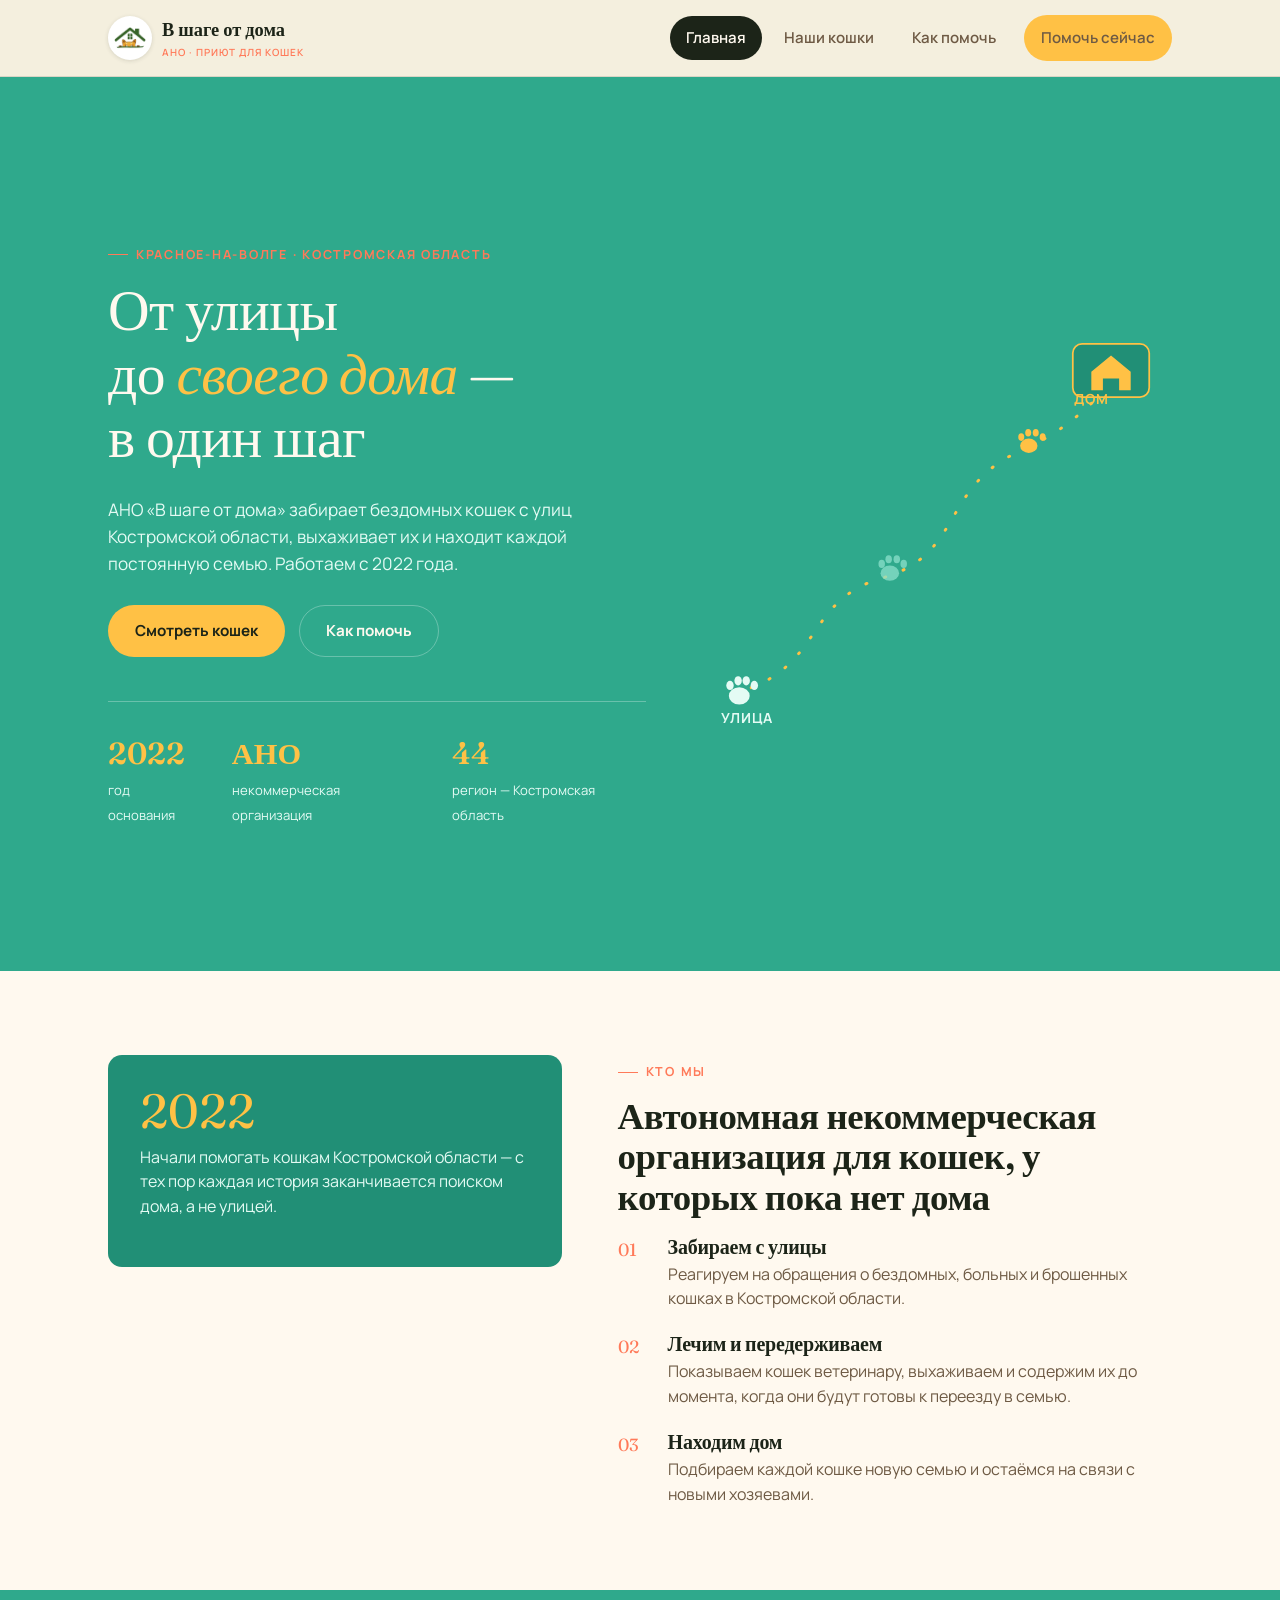
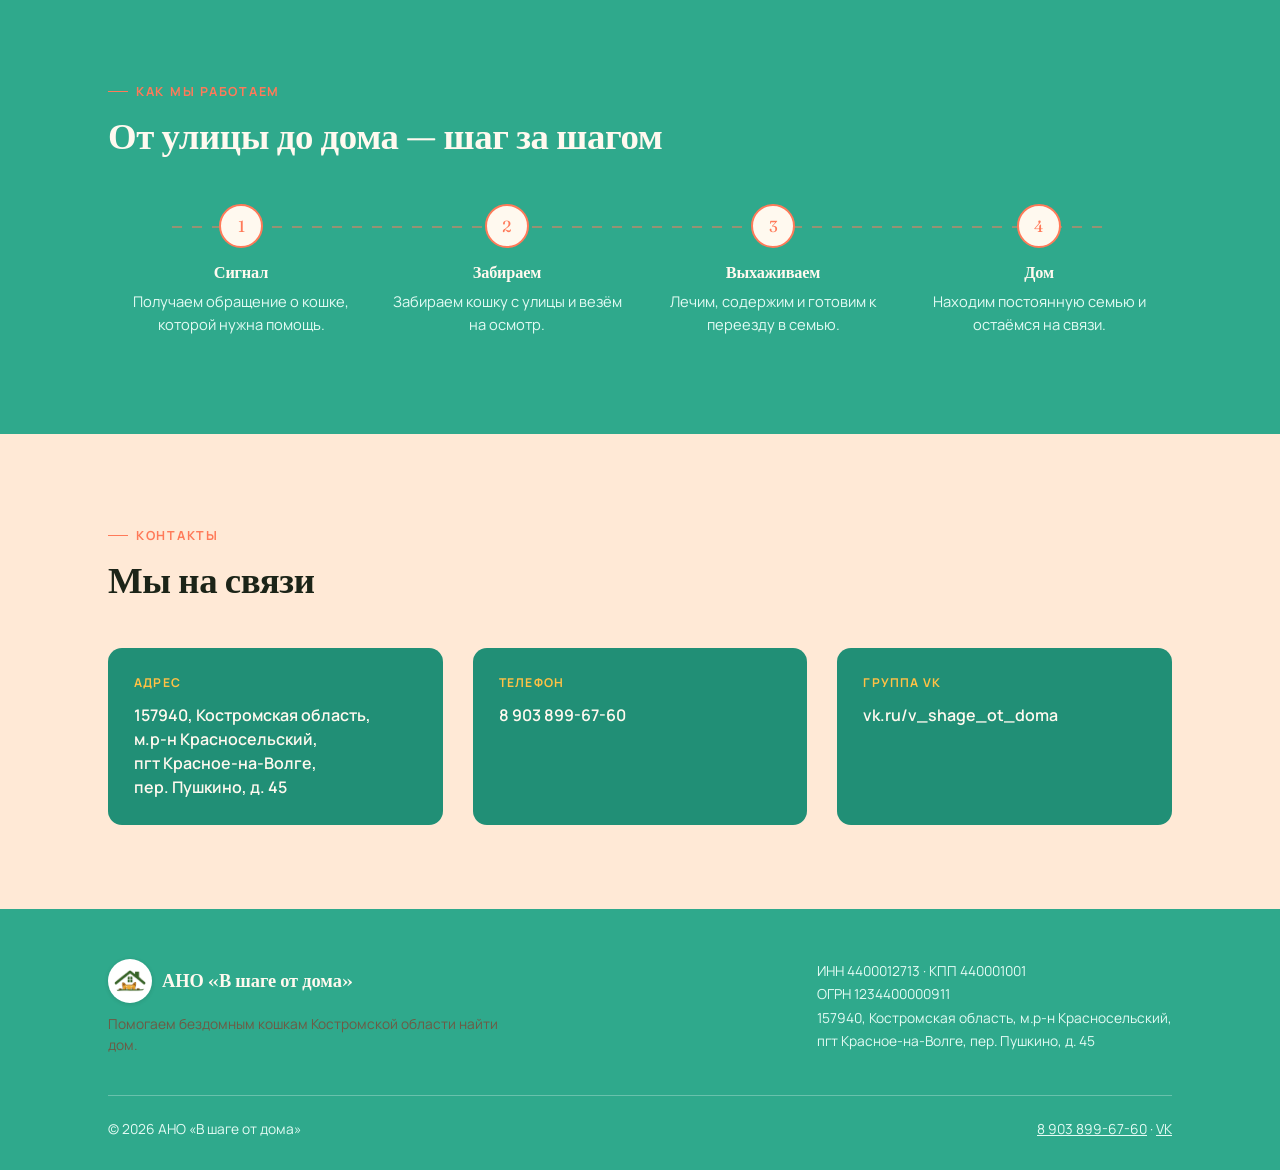
<file: index.html>
<!DOCTYPE html>
<html lang="ru">
<head>
<meta charset="UTF-8">
<meta name="viewport" content="width=device-width, initial-scale=1.0">
<title>В шаге от дома — приют для кошек, Костромская область</title>
<meta name="description" content="АНО «В шаге от дома» помогает бездомным кошкам в Костромской области: подбираем, лечим и находим новую семью. Работаем с 2022 года.">
<link rel="preconnect" href="https://fonts.googleapis.com">
<link href="https://fonts.googleapis.com/css2?family=Fraunces:ital,wght@0,500;0,600;1,500&family=Manrope:wght@500;600;700;800&display=swap" rel="stylesheet">
<link rel="icon" href="images/logo-icon.png" type="image/png">
<link rel="stylesheet" href="styles.css">
</head>
<body>

<header class="site-header">
  <div class="wrap">
    <a href="index.html" class="logo">
      <img src="images/logo-icon.png" alt="В шаге от дома" class="logo-mark">
      <span>В шаге от дома<small>АНО · приют для кошек</small></span>
    </a>
    <nav class="main-nav">
      <a href="index.html" class="active">Главная</a>
      <a href="cats.html">Наши кошки</a>
      <a href="donate.html">Как помочь</a>
      <a href="donate.html" class="btn btn-primary nav-cta">Помочь сейчас</a>
    </nav>
  </div>
</header>

<section class="hero">
  <div class="wrap">
    <div class="hero-copy">
      <div class="eyebrow">Красное-на-Волге · Костромская область</div>
      <h1>От улицы<br>до <em>своего дома</em> —<br>в один шаг</h1>
      <p class="lede">АНО «В шаге от дома» забирает бездомных кошек с улиц Костромской области, выхаживает их и находит каждой постоянную семью. Работаем с 2022 года.</p>
      <div class="hero-actions">
        <a href="cats.html" class="btn btn-primary">Смотреть кошек</a>
        <a href="donate.html" class="btn btn-outline">Как помочь</a>
      </div>
      <div class="hero-stats">
        <div class="stat"><b>2022</b><span>год основания</span></div>
        <div class="stat"><b>АНО</b><span>некоммерческая организация</span></div>
        <div class="stat"><b>44</b><span>регион — Костромская область</span></div>
      </div>
    </div>
    <svg class="hero-trail" viewBox="0 0 420 360" xmlns="http://www.w3.org/2000/svg">
      <path d="M40 320 C 120 300, 100 240, 170 220 C 240 200, 220 140, 290 110 C 330 92, 350 70, 380 40"
            stroke="#FFC145" stroke-width="2.5" stroke-dasharray="1 16" stroke-linecap="round" fill="none"/>
      <g fill="#E4FBF4">
        <ellipse cx="46" cy="322" rx="9" ry="7.5"/>
        <ellipse cx="38" cy="313" rx="3.2" ry="4"/>
        <ellipse cx="45" cy="309" rx="3.2" ry="4"/>
        <ellipse cx="52" cy="309" rx="3.2" ry="4"/>
        <ellipse cx="59" cy="313" rx="3.2" ry="4"/>
      </g>
      <g fill="#8CE0CB" opacity="0.75">
        <ellipse cx="176" cy="216" rx="8" ry="6.6"/>
        <ellipse cx="169" cy="208" rx="2.8" ry="3.5"/>
        <ellipse cx="175" cy="204" rx="2.8" ry="3.5"/>
        <ellipse cx="182" cy="204" rx="2.8" ry="3.5"/>
        <ellipse cx="188" cy="208" rx="2.8" ry="3.5"/>
      </g>
      <g fill="#FFC145">
        <ellipse cx="296" cy="106" rx="7.5" ry="6.2"/>
        <ellipse cx="289.5" cy="98.5" rx="2.6" ry="3.3"/>
        <ellipse cx="295.5" cy="94.8" rx="2.6" ry="3.3"/>
        <ellipse cx="302" cy="94.8" rx="2.6" ry="3.3"/>
        <ellipse cx="308" cy="98.5" rx="2.6" ry="3.3"/>
      </g>
      <g transform="translate(360,20)">
        <rect x="-26" y="-2" width="66" height="46" rx="8" fill="#218F76" stroke="#FFC145" stroke-width="1.5"/>
        <path d="M-10 22 L7 8 L24 22 V38 H14 V28 H0 V38 H-10 Z" fill="#FFC145"/>
      </g>
      <text x="30" y="345" fill="#E4FBF4" font-family="Manrope, sans-serif" font-size="12" font-weight="700" letter-spacing="1">УЛИЦА</text>
      <text x="335" y="70" fill="#FFC145" font-family="Manrope, sans-serif" font-size="12" font-weight="700" letter-spacing="1">ДОМ</text>
    </svg>
  </div>
</section>

<section class="section-cream">
  <div class="wrap">
    <div class="about-grid">
      <div class="about-figure">
        <span class="yr">2022</span>
        <p>Начали помогать кошкам Костромской области — с тех пор каждая история заканчивается поиском дома, а не улицей.</p>
      </div>
      <div>
        <div class="eyebrow">Кто мы</div>
        <h2>Автономная некоммерческая организация для кошек, у которых пока нет дома</h2>
        <ul class="value-list">
          <li>
            <span class="num">01</span>
            <div>
              <h3>Забираем с улицы</h3>
              <p>Реагируем на обращения о бездомных, больных и брошенных кошках в Костромской области.</p>
            </div>
          </li>
          <li>
            <span class="num">02</span>
            <div>
              <h3>Лечим и передерживаем</h3>
              <p>Показываем кошек ветеринару, выхаживаем и содержим их до момента, когда они будут готовы к переезду в семью.</p>
            </div>
          </li>
          <li>
            <span class="num">03</span>
            <div>
              <h3>Находим дом</h3>
              <p>Подбираем каждой кошке новую семью и остаёмся на связи с новыми хозяевами.</p>
            </div>
          </li>
        </ul>
      </div>
    </div>
  </div>
</section>

<section class="section-dark">
  <div class="wrap">
    <div class="section-head">
      <div class="eyebrow">Как мы работаем</div>
      <h2>От улицы до дома — шаг за шагом</h2>
    </div>
    <div class="path-steps">
      <div class="path-step">
        <div class="mark">1</div>
        <h3>Сигнал</h3>
        <p>Получаем обращение о кошке, которой нужна помощь.</p>
      </div>
      <div class="path-step">
        <div class="mark">2</div>
        <h3>Забираем</h3>
        <p>Забираем кошку с улицы и везём на осмотр.</p>
      </div>
      <div class="path-step">
        <div class="mark">3</div>
        <h3>Выхаживаем</h3>
        <p>Лечим, содержим и готовим к переезду в семью.</p>
      </div>
      <div class="path-step">
        <div class="mark">4</div>
        <h3>Дом</h3>
        <p>Находим постоянную семью и остаёмся на связи.</p>
      </div>
    </div>
  </div>
</section>

<section class="section-cream-2">
  <div class="wrap">
    <div class="section-head">
      <div class="eyebrow">Контакты</div>
      <h2>Мы на связи</h2>
    </div>
    <div class="contact-grid">
      <div class="contact-card">
        <div class="label">Адрес</div>
        <address>157940, Костромская область,<br>м.р-н Красносельский,<br>пгт Красное-на-Волге,<br>пер. Пушкино, д. 45</address>
      </div>
      <div class="contact-card">
        <div class="label">Телефон</div>
        <a href="tel:+79038996760">8 903 899-67-60</a>
      </div>
      <div class="contact-card">
        <div class="label">Группа VK</div>
        <a href="https://vk.ru/v_shage_ot_doma" target="_blank" rel="noopener">vk.ru/v_shage_ot_doma</a>
      </div>
    </div>
  </div>
</section>

<footer class="site-footer">
  <div class="wrap">
    <div class="footer-top">
      <div class="footer-org">
        <div class="logo">
          <img src="images/logo-icon.png" alt="В шаге от дома" class="logo-mark">
          <span>АНО «В шаге от дома»</span>
        </div>
        <p>Помогаем бездомным кошкам Костромской области найти дом.</p>
      </div>
      <div class="footer-legal">
        ИНН 4400012713 · КПП 440001001<br>
        ОГРН 1234400000911<br>
        157940, Костромская область, м.р-н Красносельский,<br>пгт Красное-на-Волге, пер. Пушкино, д. 45
      </div>
    </div>
    <div class="footer-bottom">
      <span>© 2026 АНО «В шаге от дома»</span>
      <span><a href="tel:+79038996760">8 903 899-67-60</a> · <a href="https://vk.ru/v_shage_ot_doma" target="_blank" rel="noopener">VK</a></span>
    </div>
  </div>
</footer>

</body>
</html>
</file>
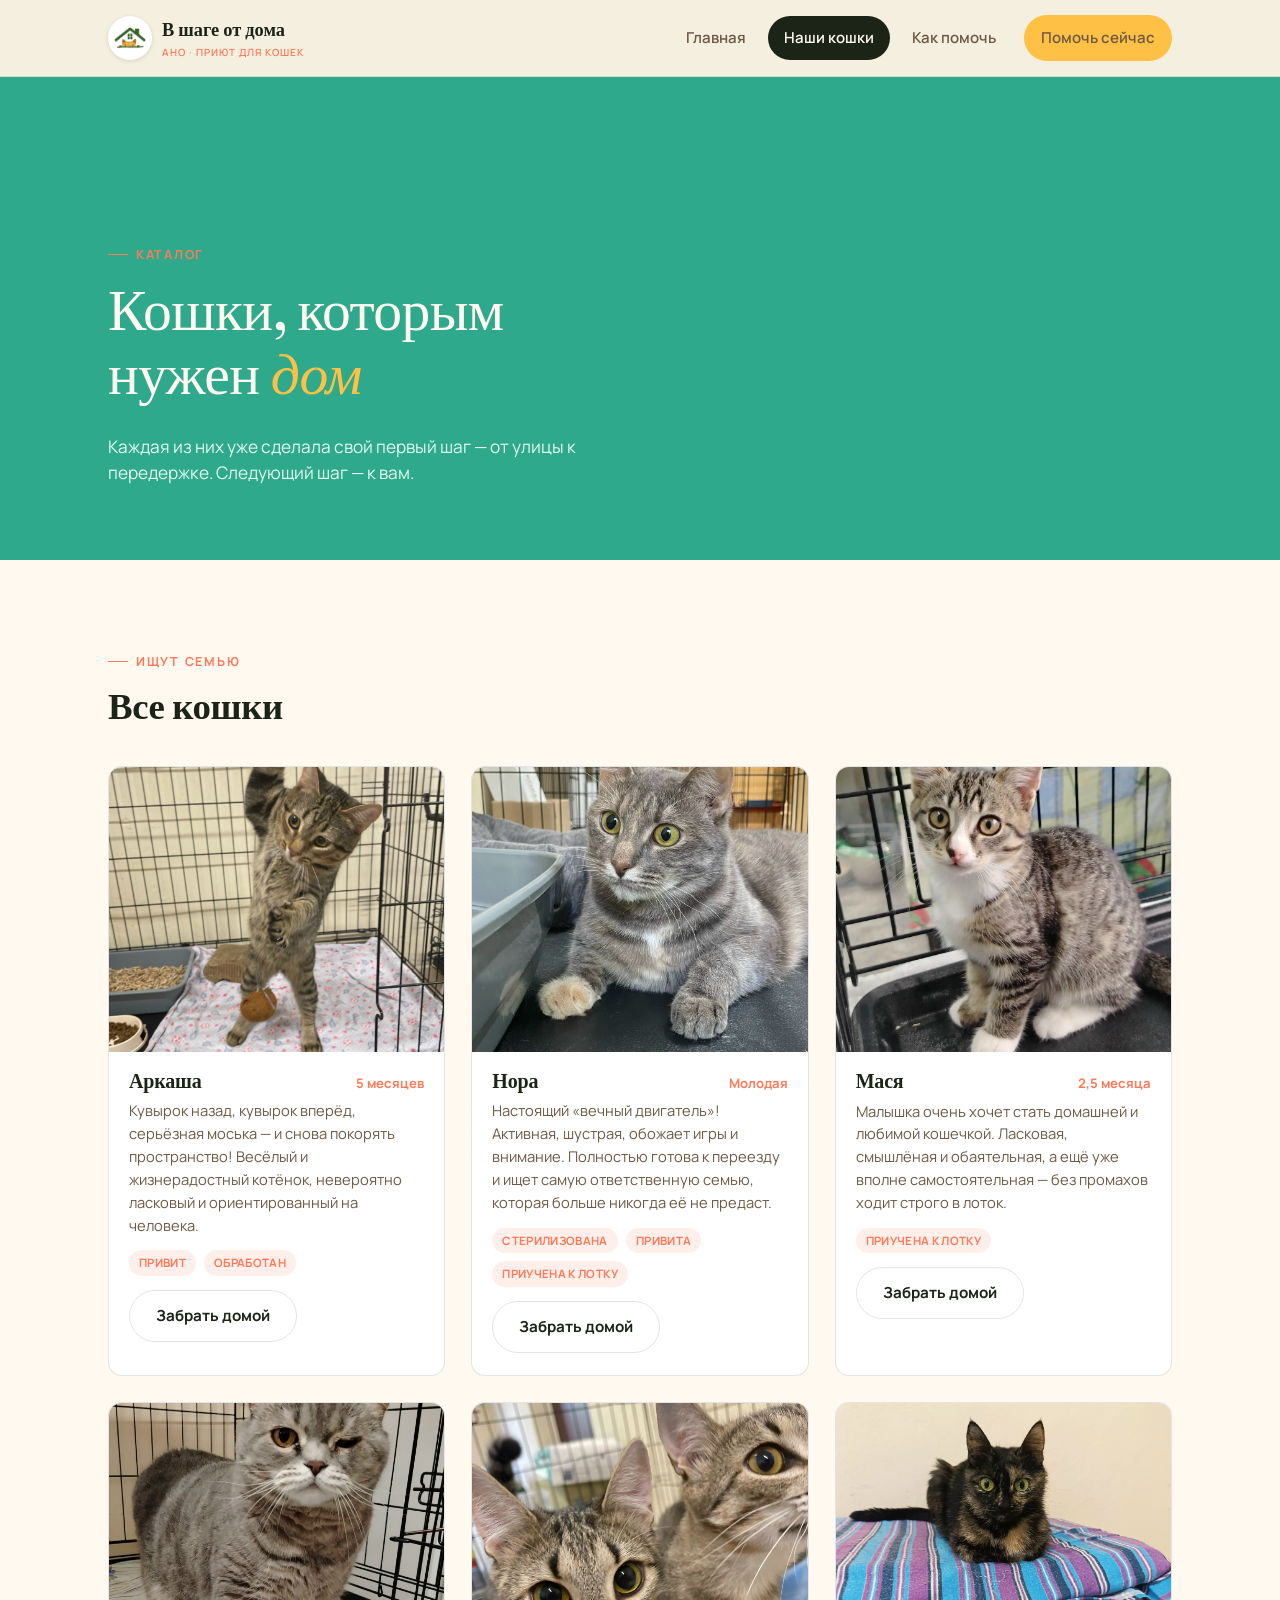
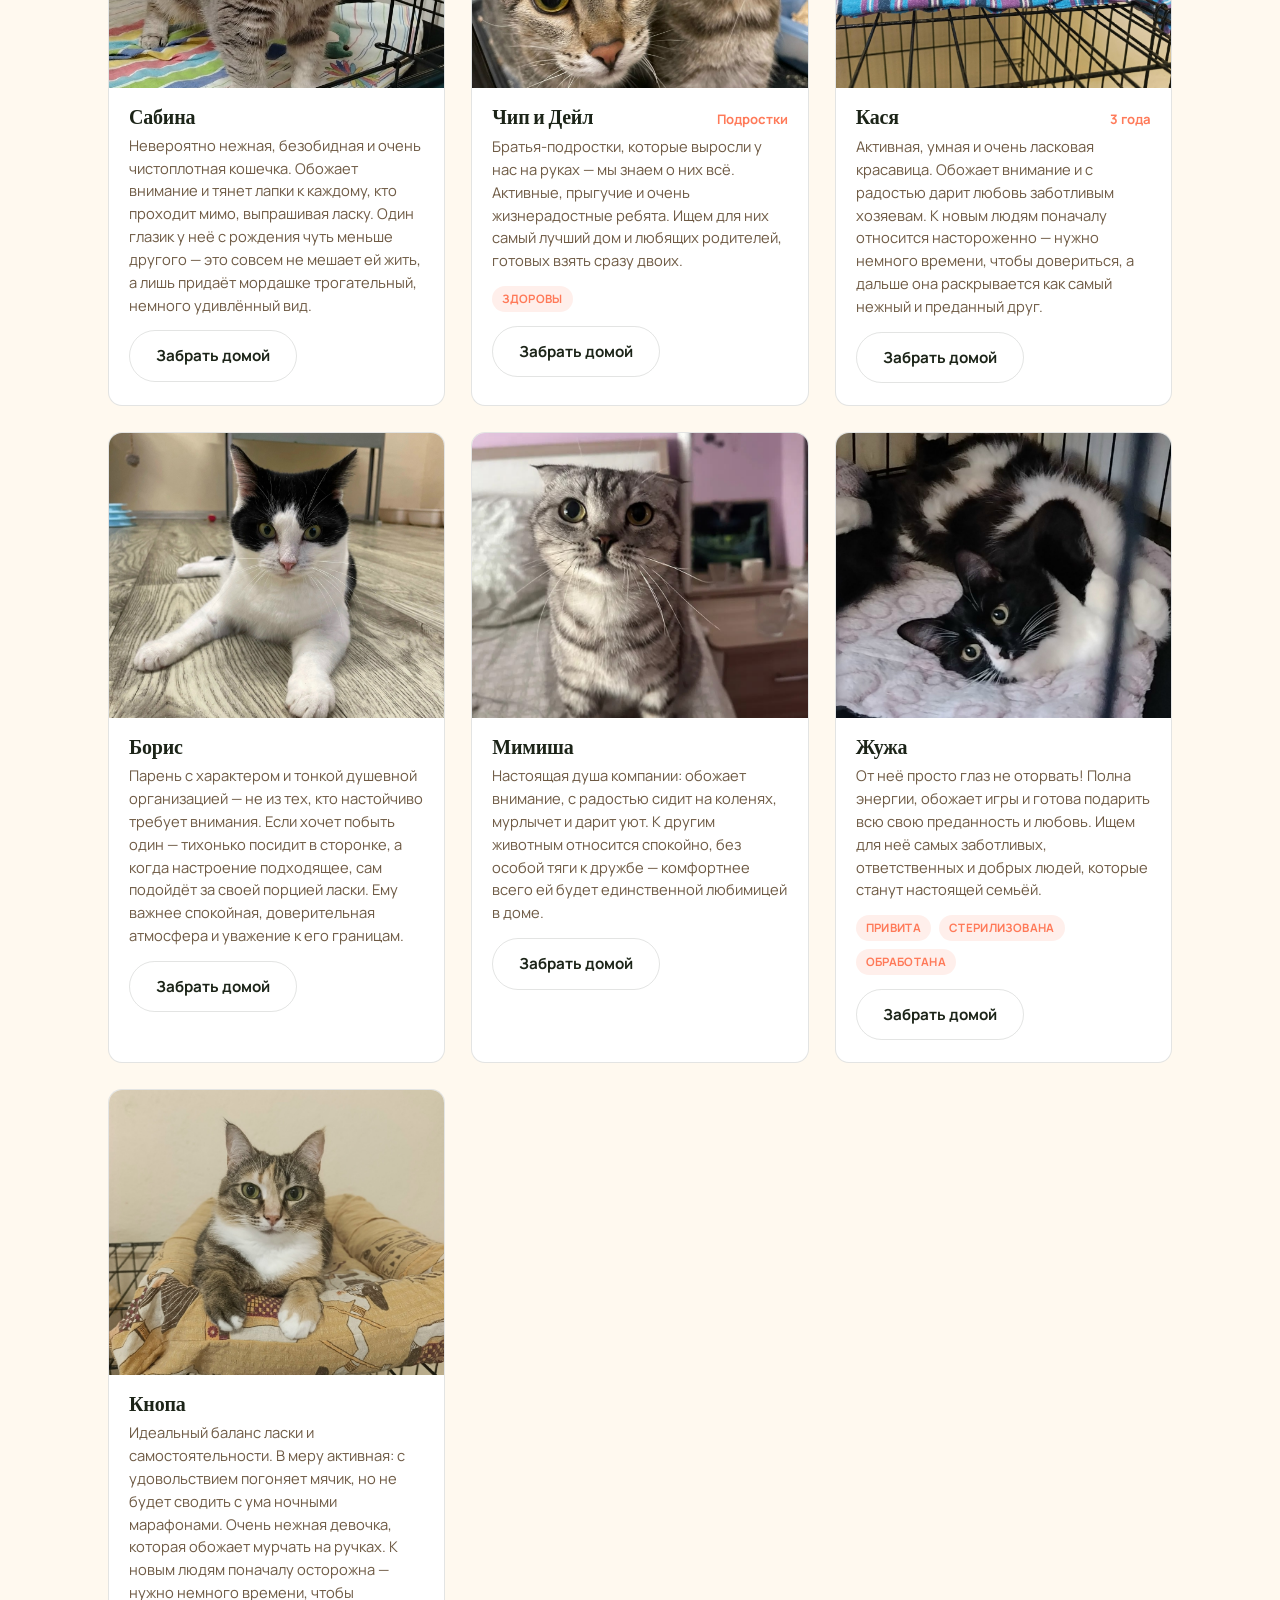
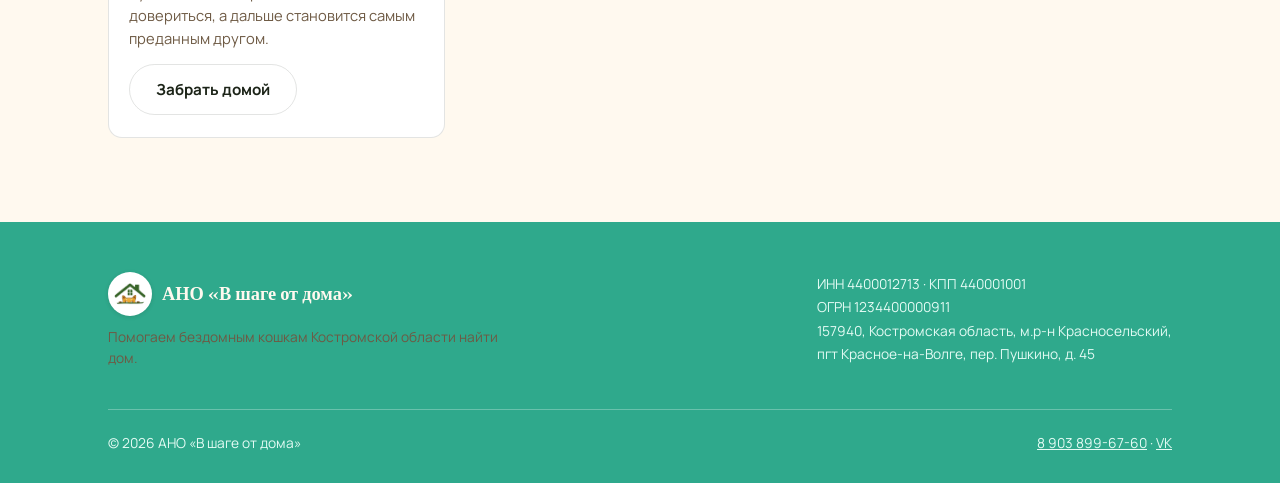
<file: cats.html>
<!DOCTYPE html>
<html lang="ru">
<head>
<meta charset="UTF-8">
<meta name="viewport" content="width=device-width, initial-scale=1.0">
<title>Наши кошки — В шаге от дома</title>
<meta name="description" content="Кошки приюта «В шаге от дома», которые ищут семью в Костромской области.">
<link rel="preconnect" href="https://fonts.googleapis.com">
<link href="https://fonts.googleapis.com/css2?family=Fraunces:ital,wght@0,500;0,600;1,500&family=Manrope:wght@500;600;700;800&display=swap" rel="stylesheet">
<link rel="icon" href="images/logo-icon.png" type="image/png">
<link rel="stylesheet" href="styles.css">
</head>
<body>

<header class="site-header">
  <div class="wrap">
    <a href="index.html" class="logo">
      <img src="images/logo-icon.png" alt="В шаге от дома" class="logo-mark">
      <span>В шаге от дома<small>АНО · приют для кошек</small></span>
    </a>
    <nav class="main-nav">
      <a href="index.html">Главная</a>
      <a href="cats.html" class="active">Наши кошки</a>
      <a href="donate.html">Как помочь</a>
      <a href="donate.html" class="btn btn-primary nav-cta">Помочь сейчас</a>
    </nav>
  </div>
</header>

<section class="hero" style="padding-bottom:0;">
  <div class="wrap" style="grid-template-columns:1fr; padding-bottom:56px;">
    <div class="hero-copy">
      <div class="eyebrow">Каталог</div>
      <h1>Кошки, которым<br>нужен <em>дом</em></h1>
      <p class="lede">Каждая из них уже сделала свой первый шаг — от улицы к передержке. Следующий шаг — к вам.</p>
    </div>
  </div>
</section>

<section class="section-cream">
  <div class="wrap">
    <div class="cats-toolbar">
      <div>
        <div class="eyebrow">Ищут семью</div>
        <h2 style="margin:0;">Все кошки</h2>
      </div>
    </div>

    <!-- Карточки кошек добавляются сюда: копируйте .cat-card из шаблона ниже -->
    <div class="cats-grid" id="cats-grid">

      <!-- ШАБЛОН КАРТОЧКИ (скопировать и заполнить при добавлении кошки):
      <div class="cat-card">
        <div class="photo"><img src="images/ИМЯ.jpg" alt="Кошка ИМЯ"></div>
        <div class="body">
          <div class="name-row">
            <h3>Имя</h3>
            <span class="age">2 года</span>
          </div>
          <p>Короткое описание характера и истории кошки.</p>
          <div class="tags">
            <span class="tag">Стерилизована</span>
            <span class="tag">Привита</span>
          </div>
          <a href="https://vk.ru/v_shage_ot_doma" target="_blank" rel="noopener" class="btn btn-outline-dark">Забрать домой</a>
        </div>
      </div>
      -->

      <div class="cat-card">
        <div class="photo"><img src="images/arkasha.jpg" alt="Кот Аркаша"></div>
        <div class="body">
          <div class="name-row">
            <h3>Аркаша</h3>
            <span class="age">5 месяцев</span>
          </div>
          <p>Кувырок назад, кувырок вперёд, серьёзная моська — и снова покорять пространство! Весёлый и жизнерадостный котёнок, невероятно ласковый и ориентированный на человека.</p>
          <div class="tags">
            <span class="tag">Привит</span>
            <span class="tag">Обработан</span>
          </div>
          <a href="https://vk.ru/v_shage_ot_doma" target="_blank" rel="noopener" class="btn btn-outline-dark">Забрать домой</a>
        </div>
      </div>

      <div class="cat-card">
        <div class="photo"><img src="images/nora.jpg" alt="Кошка Нора"></div>
        <div class="body">
          <div class="name-row">
            <h3>Нора</h3>
            <span class="age">Молодая</span>
          </div>
          <p>Настоящий «вечный двигатель»! Активная, шустрая, обожает игры и внимание. Полностью готова к переезду и ищет самую ответственную семью, которая больше никогда её не предаст.</p>
          <div class="tags">
            <span class="tag">Стерилизована</span>
            <span class="tag">Привита</span>
            <span class="tag">Приучена к лотку</span>
          </div>
          <a href="https://vk.ru/v_shage_ot_doma" target="_blank" rel="noopener" class="btn btn-outline-dark">Забрать домой</a>
        </div>
      </div>

      <div class="cat-card">
        <div class="photo"><img src="images/masya.jpg" alt="Кошка Мася"></div>
        <div class="body">
          <div class="name-row">
            <h3>Мася</h3>
            <span class="age">2,5 месяца</span>
          </div>
          <p>Малышка очень хочет стать домашней и любимой кошечкой. Ласковая, смышлёная и обаятельная, а ещё уже вполне самостоятельная — без промахов ходит строго в лоток.</p>
          <div class="tags">
            <span class="tag">Приучена к лотку</span>
          </div>
          <a href="https://vk.ru/v_shage_ot_doma" target="_blank" rel="noopener" class="btn btn-outline-dark">Забрать домой</a>
        </div>
      </div>

      <div class="cat-card">
        <div class="photo"><img src="images/sabina.jpg" alt="Кошка Сабина"></div>
        <div class="body">
          <div class="name-row">
            <h3>Сабина</h3>
          </div>
          <p>Невероятно нежная, безобидная и очень чистоплотная кошечка. Обожает внимание и тянет лапки к каждому, кто проходит мимо, выпрашивая ласку. Один глазик у неё с рождения чуть меньше другого — это совсем не мешает ей жить, а лишь придаёт мордашке трогательный, немного удивлённый вид.</p>
          <a href="https://vk.ru/v_shage_ot_doma" target="_blank" rel="noopener" class="btn btn-outline-dark">Забрать домой</a>
        </div>
      </div>

      <div class="cat-card">
        <div class="photo"><img src="images/chip-dale.jpg" alt="Коты Чип и Дейл"></div>
        <div class="body">
          <div class="name-row">
            <h3>Чип и Дейл</h3>
            <span class="age">Подростки</span>
          </div>
          <p>Братья-подростки, которые выросли у нас на руках — мы знаем о них всё. Активные, прыгучие и очень жизнерадостные ребята. Ищем для них самый лучший дом и любящих родителей, готовых взять сразу двоих.</p>
          <div class="tags">
            <span class="tag">Здоровы</span>
          </div>
          <a href="https://vk.ru/v_shage_ot_doma" target="_blank" rel="noopener" class="btn btn-outline-dark">Забрать домой</a>
        </div>
      </div>

      <div class="cat-card">
        <div class="photo"><img src="images/kasya.jpg" alt="Кошка Кася"></div>
        <div class="body">
          <div class="name-row">
            <h3>Кася</h3>
            <span class="age">3 года</span>
          </div>
          <p>Активная, умная и очень ласковая красавица. Обожает внимание и с радостью дарит любовь заботливым хозяевам. К новым людям поначалу относится настороженно — нужно немного времени, чтобы довериться, а дальше она раскрывается как самый нежный и преданный друг.</p>
          <a href="https://vk.ru/v_shage_ot_doma" target="_blank" rel="noopener" class="btn btn-outline-dark">Забрать домой</a>
        </div>
      </div>

      <div class="cat-card">
        <div class="photo"><img src="images/boris.jpg" alt="Кот Борис"></div>
        <div class="body">
          <div class="name-row">
            <h3>Борис</h3>
          </div>
          <p>Парень с характером и тонкой душевной организацией — не из тех, кто настойчиво требует внимания. Если хочет побыть один — тихонько посидит в сторонке, а когда настроение подходящее, сам подойдёт за своей порцией ласки. Ему важнее спокойная, доверительная атмосфера и уважение к его границам.</p>
          <a href="https://vk.ru/v_shage_ot_doma" target="_blank" rel="noopener" class="btn btn-outline-dark">Забрать домой</a>
        </div>
      </div>

      <div class="cat-card">
        <div class="photo"><img src="images/mimisha.jpg" alt="Кошка Мимиша"></div>
        <div class="body">
          <div class="name-row">
            <h3>Мимиша</h3>
          </div>
          <p>Настоящая душа компании: обожает внимание, с радостью сидит на коленях, мурлычет и дарит уют. К другим животным относится спокойно, без особой тяги к дружбе — комфортнее всего ей будет единственной любимицей в доме.</p>
          <a href="https://vk.ru/v_shage_ot_doma" target="_blank" rel="noopener" class="btn btn-outline-dark">Забрать домой</a>
        </div>
      </div>

      <div class="cat-card">
        <div class="photo"><img src="images/zhuzha.jpg" alt="Кошка Жужа"></div>
        <div class="body">
          <div class="name-row">
            <h3>Жужа</h3>
          </div>
          <p>От неё просто глаз не оторвать! Полна энергии, обожает игры и готова подарить всю свою преданность и любовь. Ищем для неё самых заботливых, ответственных и добрых людей, которые станут настоящей семьёй.</p>
          <div class="tags">
            <span class="tag">Привита</span>
            <span class="tag">Стерилизована</span>
            <span class="tag">Обработана</span>
          </div>
          <a href="https://vk.ru/v_shage_ot_doma" target="_blank" rel="noopener" class="btn btn-outline-dark">Забрать домой</a>
        </div>
      </div>

      <div class="cat-card">
        <div class="photo"><img src="images/knopa.jpg" alt="Кошка Кнопа"></div>
        <div class="body">
          <div class="name-row">
            <h3>Кнопа</h3>
          </div>
          <p>Идеальный баланс ласки и самостоятельности. В меру активная: с удовольствием погоняет мячик, но не будет сводить с ума ночными марафонами. Очень нежная девочка, которая обожает мурчать на ручках. К новым людям поначалу осторожна — нужно немного времени, чтобы довериться, а дальше становится самым преданным другом.</p>
          <a href="https://vk.ru/v_shage_ot_doma" target="_blank" rel="noopener" class="btn btn-outline-dark">Забрать домой</a>
        </div>
      </div>

    </div>
  </div>
</section>

<footer class="site-footer">
  <div class="wrap">
    <div class="footer-top">
      <div class="footer-org">
        <div class="logo">
          <img src="images/logo-icon.png" alt="В шаге от дома" class="logo-mark">
          <span>АНО «В шаге от дома»</span>
        </div>
        <p>Помогаем бездомным кошкам Костромской области найти дом.</p>
      </div>
      <div class="footer-legal">
        ИНН 4400012713 · КПП 440001001<br>
        ОГРН 1234400000911<br>
        157940, Костромская область, м.р-н Красносельский,<br>пгт Красное-на-Волге, пер. Пушкино, д. 45
      </div>
    </div>
    <div class="footer-bottom">
      <span>© 2026 АНО «В шаге от дома»</span>
      <span><a href="tel:+79038996760">8 903 899-67-60</a> · <a href="https://vk.ru/v_shage_ot_doma" target="_blank" rel="noopener">VK</a></span>
    </div>
  </div>
</footer>

<script src="script.js"></script>
</body>
</html>
</file>
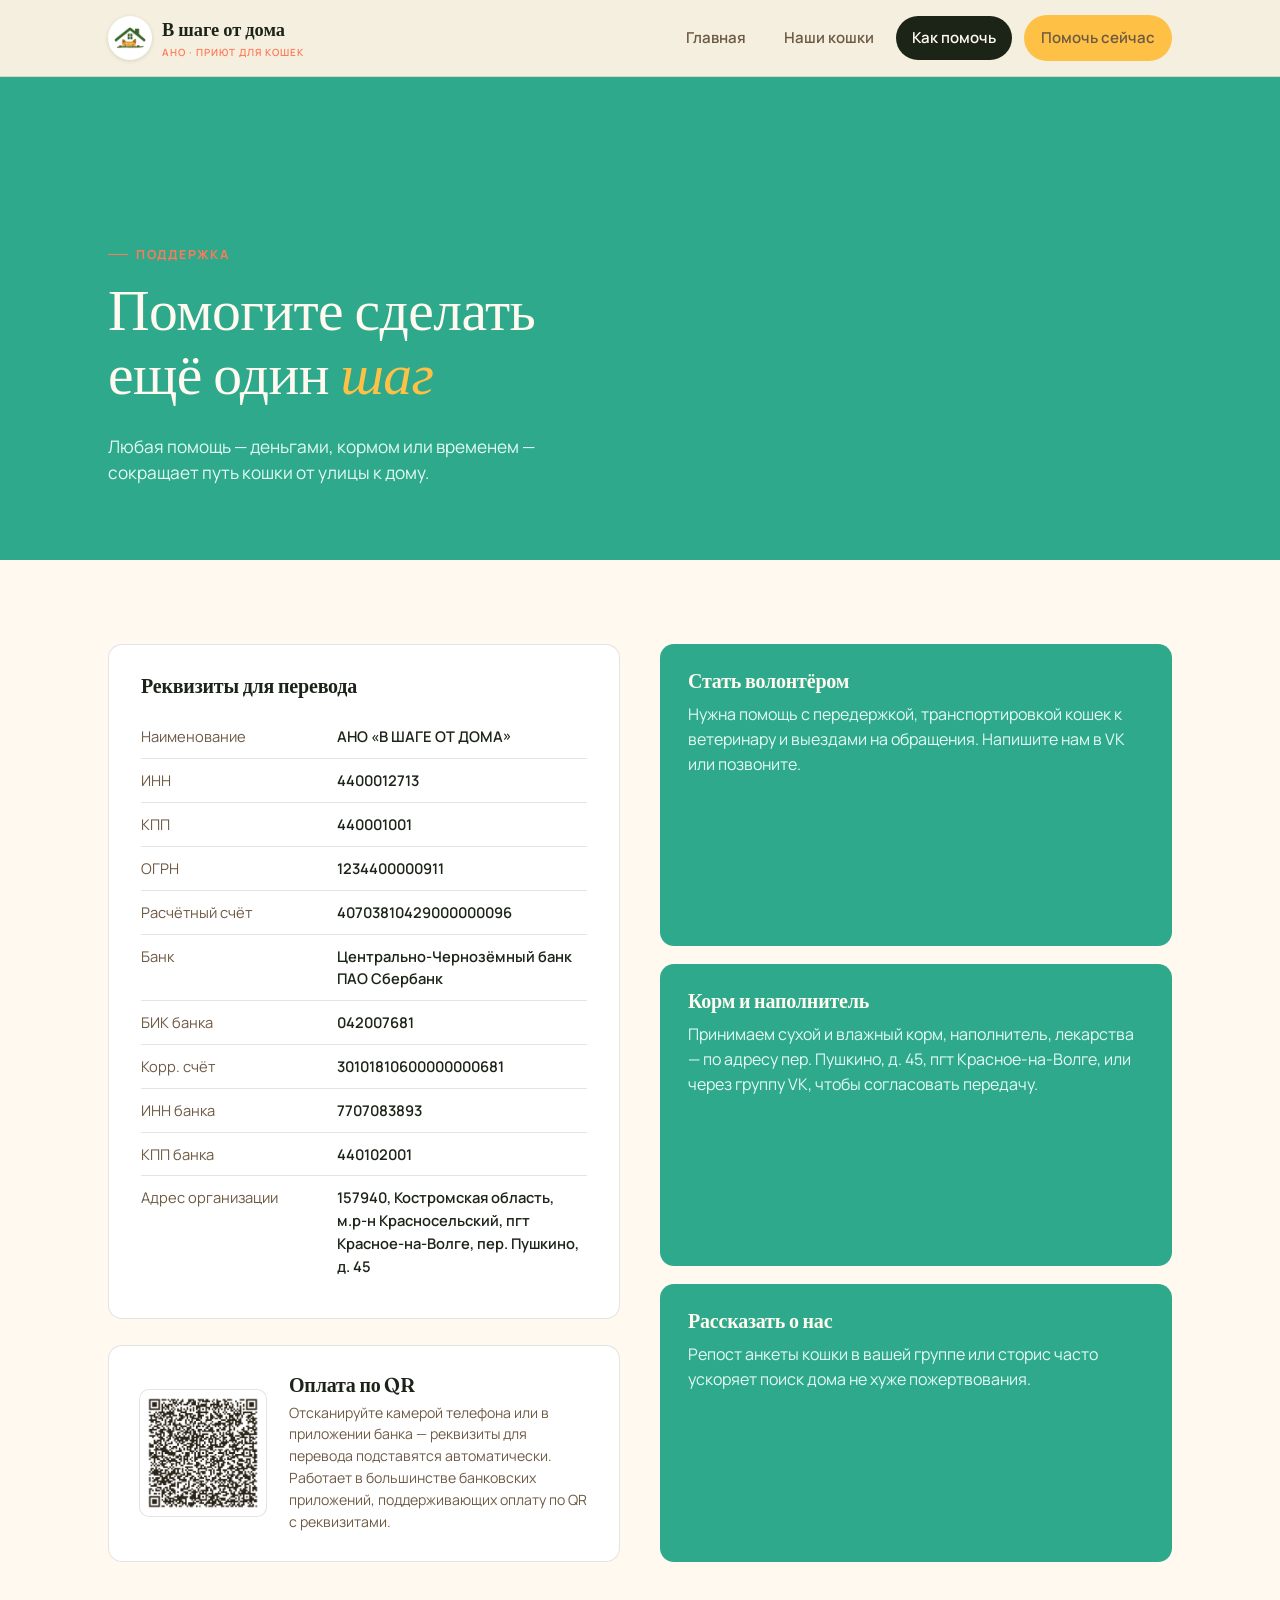
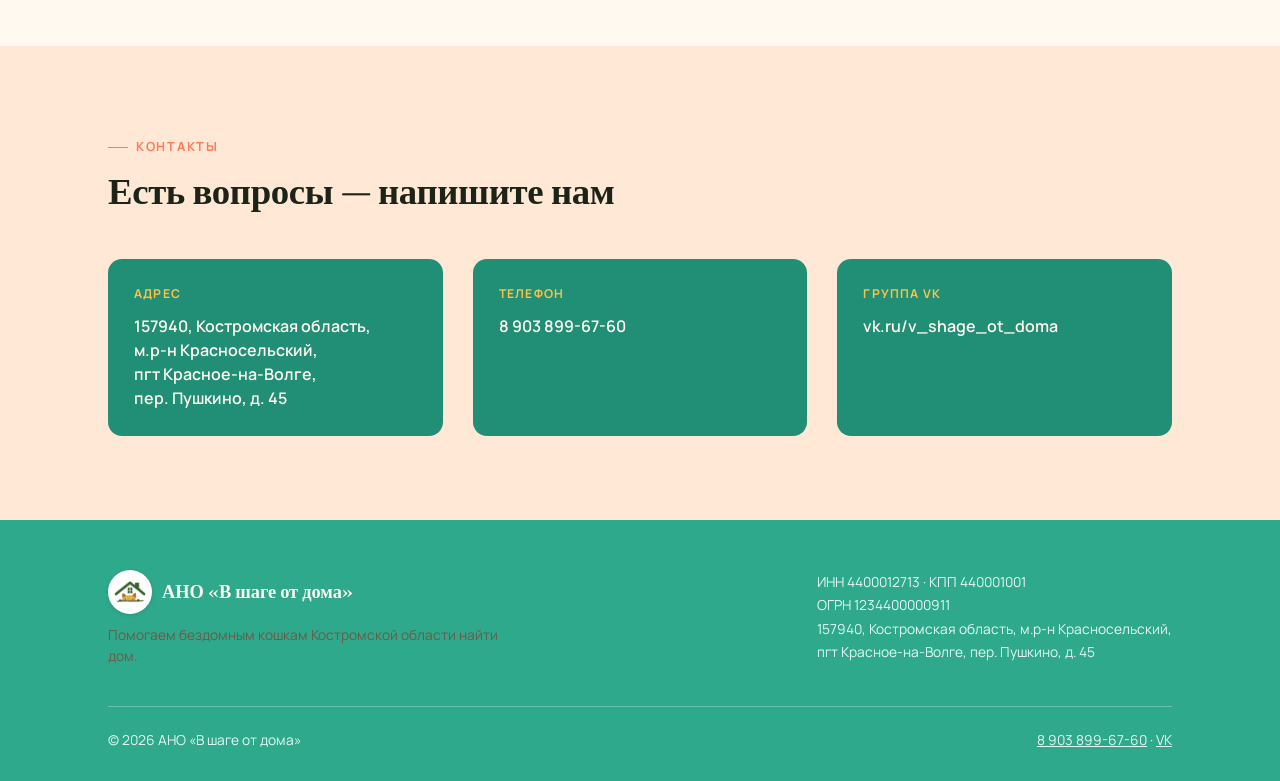
<file: donate.html>
<!DOCTYPE html>
<html lang="ru">
<head>
<meta charset="UTF-8">
<meta name="viewport" content="width=device-width, initial-scale=1.0">
<title>Как помочь — В шаге от дома</title>
<meta name="description" content="Реквизиты и способы помочь АНО «В шаге от дома» — приюту для кошек в Костромской области.">
<link rel="preconnect" href="https://fonts.googleapis.com">
<link href="https://fonts.googleapis.com/css2?family=Fraunces:ital,wght@0,500;0,600;1,500&family=Manrope:wght@500;600;700;800&display=swap" rel="stylesheet">
<link rel="icon" href="images/logo-icon.png" type="image/png">
<link rel="stylesheet" href="styles.css">
</head>
<body>

<header class="site-header">
  <div class="wrap">
    <a href="index.html" class="logo">
      <img src="images/logo-icon.png" alt="В шаге от дома" class="logo-mark">
      <span>В шаге от дома<small>АНО · приют для кошек</small></span>
    </a>
    <nav class="main-nav">
      <a href="index.html">Главная</a>
      <a href="cats.html">Наши кошки</a>
      <a href="donate.html" class="active">Как помочь</a>
      <a href="donate.html" class="btn btn-primary nav-cta">Помочь сейчас</a>
    </nav>
  </div>
</header>

<section class="hero" style="padding-bottom:0;">
  <div class="wrap" style="grid-template-columns:1fr; padding-bottom:56px;">
    <div class="hero-copy">
      <div class="eyebrow">Поддержка</div>
      <h1>Помогите сделать<br>ещё один <em>шаг</em></h1>
      <p class="lede">Любая помощь — деньгами, кормом или временем — сокращает путь кошки от улицы к дому.</p>
    </div>
  </div>
</section>

<section class="section-cream">
  <div class="wrap">
    <div class="donate-grid">
      <div class="donate-col-left">
        <div class="req-card">
          <h3>Реквизиты для перевода</h3>
          <table class="req-table">
            <tr><td>Наименование</td><td>АНО «В ШАГЕ ОТ ДОМА»</td></tr>
            <tr><td>ИНН</td><td>4400012713</td></tr>
            <tr><td>КПП</td><td>440001001</td></tr>
            <tr><td>ОГРН</td><td>1234400000911</td></tr>
            <tr><td>Расчётный счёт</td><td>40703810429000000096</td></tr>
            <tr><td>Банк</td><td>Центрально-Чернозёмный банк ПАО Сбербанк</td></tr>
            <tr><td>БИК банка</td><td>042007681</td></tr>
            <tr><td>Корр. счёт</td><td>30101810600000000681</td></tr>
            <tr><td>ИНН банка</td><td>7707083893</td></tr>
            <tr><td>КПП банка</td><td>440102001</td></tr>
            <tr><td>Адрес организации</td><td>157940, Костромская область, м.р-н Красносельский, пгт Красное-на-Волге, пер. Пушкино, д. 45</td></tr>
          </table>
        </div>

        <div class="qr-card">
          <img src="images/donate-qr.png" alt="QR-код с реквизитами для перевода АНО «В шаге от дома»" class="qr-img">
          <div class="qr-caption">
            <h3>Оплата по QR</h3>
            <p>Отсканируйте камерой телефона или в приложении банка — реквизиты для перевода подставятся автоматически. Работает в большинстве банковских приложений, поддерживающих оплату по QR с реквизитами.</p>
          </div>
        </div>
      </div>

      <div class="help-ways">
        <div class="help-way">
          <h3>Стать волонтёром</h3>
          <p>Нужна помощь с передержкой, транспортировкой кошек к ветеринару и выездами на обращения. Напишите нам в VK или позвоните.</p>
        </div>
        <div class="help-way">
          <h3>Корм и наполнитель</h3>
          <p>Принимаем сухой и влажный корм, наполнитель, лекарства — по адресу пер. Пушкино, д. 45, пгт Красное-на-Волге, или через группу VK, чтобы согласовать передачу.</p>
        </div>
        <div class="help-way">
          <h3>Рассказать о нас</h3>
          <p>Репост анкеты кошки в вашей группе или сторис часто ускоряет поиск дома не хуже пожертвования.</p>
        </div>
      </div>
    </div>
  </div>
</section>

<section class="section-cream-2">
  <div class="wrap">
    <div class="section-head">
      <div class="eyebrow">Контакты</div>
      <h2>Есть вопросы — напишите нам</h2>
    </div>
    <div class="contact-grid">
      <div class="contact-card">
        <div class="label">Адрес</div>
        <address>157940, Костромская область,<br>м.р-н Красносельский,<br>пгт Красное-на-Волге,<br>пер. Пушкино, д. 45</address>
      </div>
      <div class="contact-card">
        <div class="label">Телефон</div>
        <a href="tel:+79038996760">8 903 899-67-60</a>
      </div>
      <div class="contact-card">
        <div class="label">Группа VK</div>
        <a href="https://vk.ru/v_shage_ot_doma" target="_blank" rel="noopener">vk.ru/v_shage_ot_doma</a>
      </div>
    </div>
  </div>
</section>

<footer class="site-footer">
  <div class="wrap">
    <div class="footer-top">
      <div class="footer-org">
        <div class="logo">
          <img src="images/logo-icon.png" alt="В шаге от дома" class="logo-mark">
          <span>АНО «В шаге от дома»</span>
        </div>
        <p>Помогаем бездомным кошкам Костромской области найти дом.</p>
      </div>
      <div class="footer-legal">
        ИНН 4400012713 · КПП 440001001<br>
        ОГРН 1234400000911<br>
        157940, Костромская область, м.р-н Красносельский,<br>пгт Красное-на-Волге, пер. Пушкино, д. 45
      </div>
    </div>
    <div class="footer-bottom">
      <span>© 2026 АНО «В шаге от дома»</span>
      <span><a href="tel:+79038996760">8 903 899-67-60</a> · <a href="https://vk.ru/v_shage_ot_doma" target="_blank" rel="noopener">VK</a></span>
    </div>
  </div>
</footer>

</body>
</html>
</file>
<file: styles.css>
/* ==========================================================================
   В ШАГЕ ОТ ДОМА — design tokens
   Palette: deep forest green + warm parchment + amber "path" accent + rust
   Type: Fraunces (display, warm/characterful) + Manrope (body, humanist)
   Signature: a dotted paw-print trail — "шаг за шагом" — from street to home
   ========================================================================== */

:root{
  --bg-dark: #2FA98C;
  --bg-dark-2: #218F76;
  --bg-cream: #FFF9EF;
  --bg-cream-2: #FFE9D6;
  --ink: #1C2418;
  --ink-soft: #6E5A44;
  --cream-ink: #FFF9EF;
  --cream-ink-soft: #E4FBF4;
  --gold: #FFC145;
  --gold-deep: #F5A623;
  --rust: #FF7A59;
  --line: rgba(28,36,24,0.12);
  --line-on-dark: rgba(255,255,255,0.28);

  --font-display: "Fraunces", Georgia, serif;
  --font-body: "Manrope", -apple-system, "Segoe UI", sans-serif;

  --radius: 14px;
  --container: 1120px;
}

*, *::before, *::after{ box-sizing: border-box; }

html{ scroll-behavior: smooth; }

body{
  margin: 0;
  font-family: var(--font-body);
  background: var(--bg-cream);
  color: var(--ink);
  line-height: 1.55;
  -webkit-font-smoothing: antialiased;
}

img{ max-width: 100%; display: block; }

a{ color: inherit; }

.wrap{
  max-width: var(--container);
  margin: 0 auto;
  padding: 0 28px;
}

h1, h2, h3{
  font-family: var(--font-display);
  font-weight: 600;
  line-height: 1.1;
  margin: 0 0 0.5em;
  letter-spacing: -0.01em;
}

h1{ font-size: clamp(2.4rem, 5vw, 3.6rem); font-weight: 500; }
h2{ font-size: clamp(1.7rem, 3vw, 2.3rem); }
h3{ font-size: 1.25rem; }

p{ margin: 0 0 1em; color: var(--ink-soft); }

.eyebrow{
  font-family: var(--font-body);
  font-size: 0.78rem;
  font-weight: 700;
  letter-spacing: 0.14em;
  text-transform: uppercase;
  color: var(--rust);
  display: inline-flex;
  align-items: center;
  gap: 8px;
  margin-bottom: 14px;
}
.eyebrow::before{
  content: "";
  width: 20px; height: 1px;
  background: var(--rust);
}

/* ---------- buttons ---------- */
.btn{
  display: inline-flex;
  align-items: center;
  gap: 8px;
  padding: 13px 26px;
  border-radius: 999px;
  font-family: var(--font-body);
  font-weight: 700;
  font-size: 0.95rem;
  text-decoration: none;
  border: 1.5px solid transparent;
  cursor: pointer;
  transition: transform .18s ease, background .18s ease, color .18s ease, border-color .18s ease;
}
.btn:hover{ transform: translateY(-2px); }
.btn-primary{ background: var(--gold); color: var(--ink); }
.btn-primary:hover{ background: var(--gold-deep); }
.btn-outline{ border-color: var(--line-on-dark); color: var(--cream-ink); }
.btn-outline:hover{ border-color: var(--cream-ink); }
.btn-outline-dark{ border-color: var(--line); color: var(--ink); }
.btn-outline-dark:hover{ background: var(--ink); color: var(--cream-ink); border-color: var(--ink); }

/* ---------- header ---------- */
.site-header{
  position: sticky;
  top: 0;
  z-index: 50;
  background: rgba(243,238,221,0.92);
  backdrop-filter: blur(8px);
  border-bottom: 1px solid var(--line);
}
.site-header .wrap{
  display: flex;
  align-items: center;
  justify-content: space-between;
  height: 76px;
}
.logo{
  display: flex;
  align-items: center;
  gap: 10px;
  text-decoration: none;
  font-family: var(--font-display);
  font-size: 1.15rem;
  color: var(--ink);
  font-weight: 600;
}
.logo .paw{ width: 26px; height: 26px; flex-shrink: 0; }
.logo-mark{
  width: 44px; height: 44px;
  flex-shrink: 0;
  object-fit: contain;
  background: #fff;
  border-radius: 50%;
  padding: 6px;
  box-shadow: 0 1px 4px rgba(28,36,24,0.14);
}
.logo small{
  display: block;
  font-family: var(--font-body);
  font-weight: 600;
  font-size: 0.62rem;
  letter-spacing: 0.1em;
  text-transform: uppercase;
  color: var(--rust);
}
nav.main-nav{ display: flex; align-items: center; gap: 6px; }
nav.main-nav a{
  text-decoration: none;
  font-weight: 600;
  font-size: 0.94rem;
  color: var(--ink-soft);
  padding: 10px 16px;
  border-radius: 999px;
  transition: background .15s ease, color .15s ease;
}
nav.main-nav a:hover{ background: var(--bg-cream-2); color: var(--ink); }
nav.main-nav a.active{ background: var(--ink); color: var(--cream-ink); }
.nav-cta{ margin-left: 6px; }

/* ---------- hero ---------- */
.hero{
  background: var(--bg-dark);
  color: var(--cream-ink);
  position: relative;
  overflow: hidden;
}
.hero .wrap{
  display: grid;
  grid-template-columns: 1.05fr 0.95fr;
  gap: 40px;
  align-items: center;
  padding-top: 76px;
  padding-bottom: 60px;
}
.hero h1{ color: var(--cream-ink); }
.hero h1 em{
  font-style: italic;
  color: var(--gold);
}
.hero p.lede{
  color: var(--cream-ink-soft);
  font-size: 1.08rem;
  max-width: 46ch;
}
.hero-actions{ display: flex; gap: 14px; margin-top: 28px; flex-wrap: wrap; }
.hero-trail{ width: 100%; height: auto; }

.hero-stats{
  display: flex;
  gap: 34px;
  margin-top: 44px;
  padding-top: 28px;
  border-top: 1px solid var(--line-on-dark);
}
.hero-stats .stat b{
  display: block;
  font-family: var(--font-display);
  font-size: 1.9rem;
  color: var(--gold);
  font-weight: 600;
}
.hero-stats .stat span{
  font-size: 0.82rem;
  color: var(--cream-ink-soft);
}

/* ---------- section shell ---------- */
section{ padding: 84px 0; }
.section-cream{ background: var(--bg-cream); }
.section-cream-2{ background: var(--bg-cream-2); }
.section-dark{ background: var(--bg-dark); color: var(--cream-ink); }
.section-dark p{ color: var(--cream-ink-soft); }
.section-dark h2{ color: var(--cream-ink); }

.section-head{ max-width: 640px; margin-bottom: 48px; }

/* ---------- about / mission grid ---------- */
.about-grid{
  display: grid;
  grid-template-columns: 0.9fr 1.1fr;
  gap: 56px;
  align-items: start;
}
.about-figure{
  background: var(--bg-dark-2);
  border-radius: var(--radius);
  padding: 32px;
  color: var(--cream-ink);
}
.about-figure .yr{
  font-family: var(--font-display);
  font-size: 3rem;
  color: var(--gold);
  line-height: 1;
}
.about-figure p{ color: var(--cream-ink-soft); margin-top: 10px; }

.value-list{ list-style: none; margin: 0; padding: 0; display: grid; gap: 22px; }
.value-list li{ display: flex; gap: 16px; }
.value-list .num{
  font-family: var(--font-display);
  color: var(--rust);
  font-size: 1.1rem;
  flex-shrink: 0;
  width: 34px;
}
.value-list h3{ margin-bottom: 4px; }
.value-list p{ margin: 0; }

/* ---------- path / steps section ---------- */
.path-steps{
  display: grid;
  grid-template-columns: repeat(4, 1fr);
  gap: 0;
  position: relative;
  margin-top: 20px;
}
.path-steps::before{
  content: "";
  position: absolute;
  top: 22px;
  left: 6%;
  right: 6%;
  height: 2px;
  background-image: repeating-linear-gradient(to right, var(--rust) 0 10px, transparent 10px 20px);
  opacity: .5;
}
.path-step{ position: relative; text-align: center; padding: 0 14px; }
.path-step .mark{
  width: 44px; height: 44px;
  border-radius: 50%;
  background: var(--bg-cream);
  border: 2px solid var(--rust);
  display: flex; align-items: center; justify-content: center;
  margin: 0 auto 16px;
  font-family: var(--font-display);
  color: var(--rust);
  position: relative;
  z-index: 2;
}
.path-step h3{ font-size: 1.02rem; }
.path-step p{ font-size: 0.92rem; }

/* ---------- cat cards ---------- */
.cats-toolbar{
  display: flex;
  justify-content: space-between;
  align-items: flex-end;
  flex-wrap: wrap;
  gap: 20px;
  margin-bottom: 40px;
}
.cats-grid{
  display: grid;
  grid-template-columns: repeat(auto-fill, minmax(250px, 1fr));
  gap: 26px;
}
.cat-card{
  background: #fff;
  border-radius: var(--radius);
  overflow: hidden;
  border: 1px solid var(--line);
  transition: transform .2s ease, box-shadow .2s ease;
}
.cat-card:hover{ transform: translateY(-4px); box-shadow: 0 16px 34px rgba(28,36,24,0.12); }
.cat-card .photo{
  aspect-ratio: 4/3.4;
  background: var(--bg-cream-2);
  overflow: hidden;
}
.cat-card .photo img{ width: 100%; height: 100%; object-fit: cover; }
.cat-card .body{ padding: 18px 20px 22px; }
.cat-card .name-row{
  display: flex;
  align-items: baseline;
  justify-content: space-between;
  gap: 10px;
  margin-bottom: 6px;
}
.cat-card h3{ margin: 0; }
.cat-card .age{ font-size: 0.82rem; color: var(--rust); font-weight: 700; white-space: nowrap; }
.cat-card p{ font-size: 0.92rem; margin-bottom: 14px; }
.cat-card .tags{ display: flex; gap: 8px; flex-wrap: wrap; margin-bottom: 14px; }
.cat-card .tag{
  font-size: 0.72rem;
  font-weight: 700;
  letter-spacing: 0.03em;
  text-transform: uppercase;
  color: var(--rust);
  background: rgba(255,122,89,0.12);
  padding: 4px 10px;
  border-radius: 999px;
}

/* empty state (before pets are added) */
.empty-state{
  border: 1.5px dashed var(--line);
  border-radius: var(--radius);
  padding: 64px 32px;
  text-align: center;
  background: var(--bg-cream-2);
}
.empty-state .paw-big{ width: 46px; height: 46px; margin: 0 auto 18px; opacity: .55; }
.empty-state h3{ margin-bottom: 8px; }
.empty-state p{ max-width: 46ch; margin-left: auto; margin-right: auto; }

/* ---------- donate ---------- */
.donate-grid{
  display: grid;
  grid-template-columns: 1fr 1fr;
  gap: 40px;
}
.req-card{
  background: #fff;
  border: 1px solid var(--line);
  border-radius: var(--radius);
  padding: 30px 32px;
}
.req-card h3{ margin-bottom: 18px; }
.req-table{ width: 100%; border-collapse: collapse; font-size: 0.92rem; }
.req-table tr{ border-bottom: 1px solid var(--line); }
.req-table tr:last-child{ border-bottom: none; }
.req-table td{ padding: 10px 0; vertical-align: top; }
.req-table td:first-child{
  color: var(--ink-soft);
  width: 44%;
  padding-right: 12px;
}
.req-table td:last-child{ font-weight: 600; }

.donate-col-left{ display: grid; gap: 26px; align-content: start; }

.qr-card{
  background: #fff;
  border: 1px solid var(--line);
  border-radius: var(--radius);
  padding: 28px 30px;
  display: flex;
  gap: 22px;
  align-items: center;
}
.qr-img{
  width: 128px; height: 128px;
  flex-shrink: 0;
  border-radius: 10px;
  border: 1px solid var(--line);
  padding: 6px;
  background: #fff;
}
.qr-caption h3{ margin-bottom: 6px; }
.qr-caption p{ font-size: 0.88rem; margin: 0; }

@media (max-width: 520px){
  .qr-card{ flex-direction: column; text-align: center; }
}

.help-ways{ display: grid; gap: 18px; }
.help-way{
  background: var(--bg-dark);
  color: var(--cream-ink);
  border-radius: var(--radius);
  padding: 26px 28px;
}
.help-way h3{ color: var(--cream-ink); }
.help-way p{ color: var(--cream-ink-soft); margin-bottom: 0; }

/* ---------- lightbox ---------- */
.lightbox{
  position: fixed;
  inset: 0;
  background: rgba(28,36,24,0.92);
  display: flex;
  align-items: center;
  justify-content: center;
  z-index: 1000;
  opacity: 0;
  visibility: hidden;
  transition: opacity .22s ease;
  padding: 30px;
}
.lightbox.open{ opacity: 1; visibility: visible; }

.lb-inner{
  display: grid;
  grid-template-columns: 1.3fr 1fr;
  gap: 0;
  max-width: 980px;
  width: 100%;
  max-height: 88vh;
  background: var(--bg-cream);
  border-radius: 20px;
  overflow: hidden;
}
.lb-photo{
  background: var(--bg-cream-2);
  overflow: hidden;
}
.lb-photo img{ width: 100%; height: 100%; object-fit: cover; display: block; }
.lb-info{ padding: 34px 36px; overflow-y: auto; }
.lb-name-row{
  display: flex;
  align-items: baseline;
  justify-content: space-between;
  gap: 12px;
  margin-bottom: 12px;
}
.lb-name-row h3{ font-size: 1.7rem; margin: 0; }
.lb-age{ font-weight: 700; color: var(--rust); white-space: nowrap; }
.lb-desc{ font-size: 1rem; }
.lb-tags{ display: flex; gap: 8px; flex-wrap: wrap; margin: 14px 0 24px; }

.lb-close, .lb-prev, .lb-next{
  position: fixed;
  background: rgba(255,255,255,0.16);
  color: #fff;
  border: none;
  width: 48px;
  height: 48px;
  border-radius: 50%;
  font-size: 1.7rem;
  line-height: 1;
  cursor: pointer;
  display: flex;
  align-items: center;
  justify-content: center;
  z-index: 1001;
  transition: background .15s ease, transform .15s ease;
}
.lb-close:hover, .lb-prev:hover, .lb-next:hover{ background: rgba(255,255,255,0.3); }
.lb-close{ top: 24px; right: 24px; }
.lb-prev{ left: 24px; top: 50%; transform: translateY(-50%); }
.lb-next{ right: 24px; top: 50%; transform: translateY(-50%); }
.lb-prev:hover{ transform: translateY(-50%) translateX(-2px); }
.lb-next:hover{ transform: translateY(-50%) translateX(2px); }

@media (max-width: 760px){
  .lightbox{ padding: 0; }
  .lb-inner{
    grid-template-columns: 1fr;
    max-height: 100vh;
    height: 100%;
    border-radius: 0;
    overflow-y: auto;
  }
  .lb-photo{ aspect-ratio: 4/3; }
  .lb-info{ padding: 24px 22px 40px; }
  .lb-close{ top: 14px; right: 14px; }
  .lb-prev, .lb-next{ width: 42px; height: 42px; font-size: 1.4rem; }
  .lb-prev{ left: 12px; }
  .lb-next{ right: 12px; }
}

/* ---------- contact / footer ---------- */
.contact-grid{
  display: grid;
  grid-template-columns: repeat(3, 1fr);
  gap: 30px;
}
.contact-card{
  padding: 26px;
  border-radius: var(--radius);
  background: var(--bg-dark-2);
}
.contact-card .label{
  font-size: 0.76rem;
  text-transform: uppercase;
  letter-spacing: 0.1em;
  color: var(--gold);
  font-weight: 700;
  margin-bottom: 10px;
}
.contact-card a, .contact-card address{
  color: var(--cream-ink);
  font-style: normal;
  text-decoration: none;
  font-weight: 600;
  line-height: 1.5;
}
.contact-card a:hover{ color: var(--gold); }

.site-footer{
  background: var(--bg-dark);
  color: var(--cream-ink-soft);
  padding: 50px 0 30px;
  font-size: 0.86rem;
}
.footer-top{
  display: flex;
  justify-content: space-between;
  gap: 30px;
  flex-wrap: wrap;
  padding-bottom: 26px;
  border-bottom: 1px solid var(--line-on-dark);
  margin-bottom: 22px;
}
.footer-org{ max-width: 420px; }
.footer-org .logo{ color: var(--cream-ink); margin-bottom: 10px; }
.footer-legal{ line-height: 1.7; }
.footer-bottom{ display: flex; justify-content: space-between; flex-wrap: wrap; gap: 10px; }

/* ---------- responsive ---------- */
@media (max-width: 860px){
  .hero .wrap{ grid-template-columns: 1fr; padding-top: 40px; }
  .hero-trail{ order: -1; max-width: 320px; margin: 0 auto; }
  .about-grid{ grid-template-columns: 1fr; }
  .path-steps{ grid-template-columns: 1fr 1fr; gap: 30px 0; }
  .path-steps::before{ display: none; }
  .donate-grid{ grid-template-columns: 1fr; }
  .contact-grid{ grid-template-columns: 1fr; }
  nav.main-nav a:not(.nav-cta){ display: none; }
  .hero-stats{ gap: 20px; flex-wrap: wrap; }
}

@media (prefers-reduced-motion: reduce){
  *{ scroll-behavior: auto !important; transition: none !important; }
}
</file>
